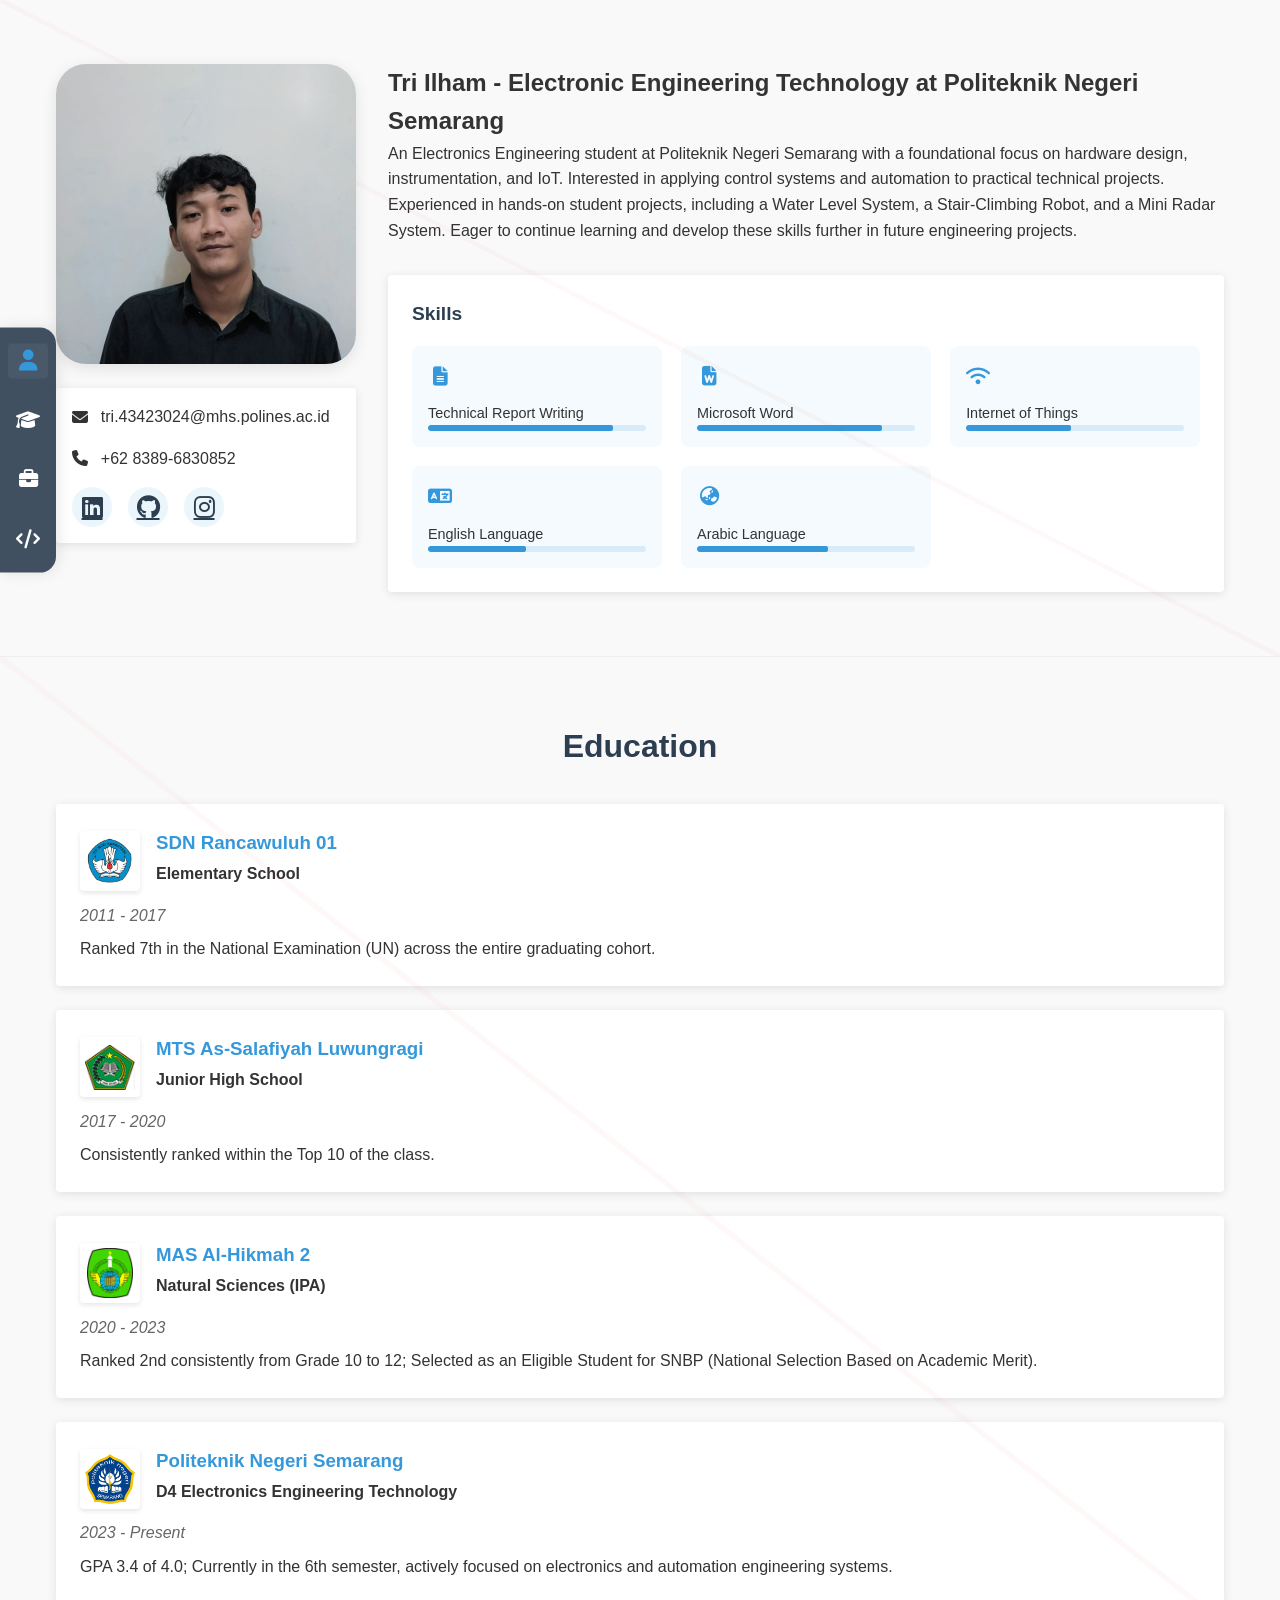
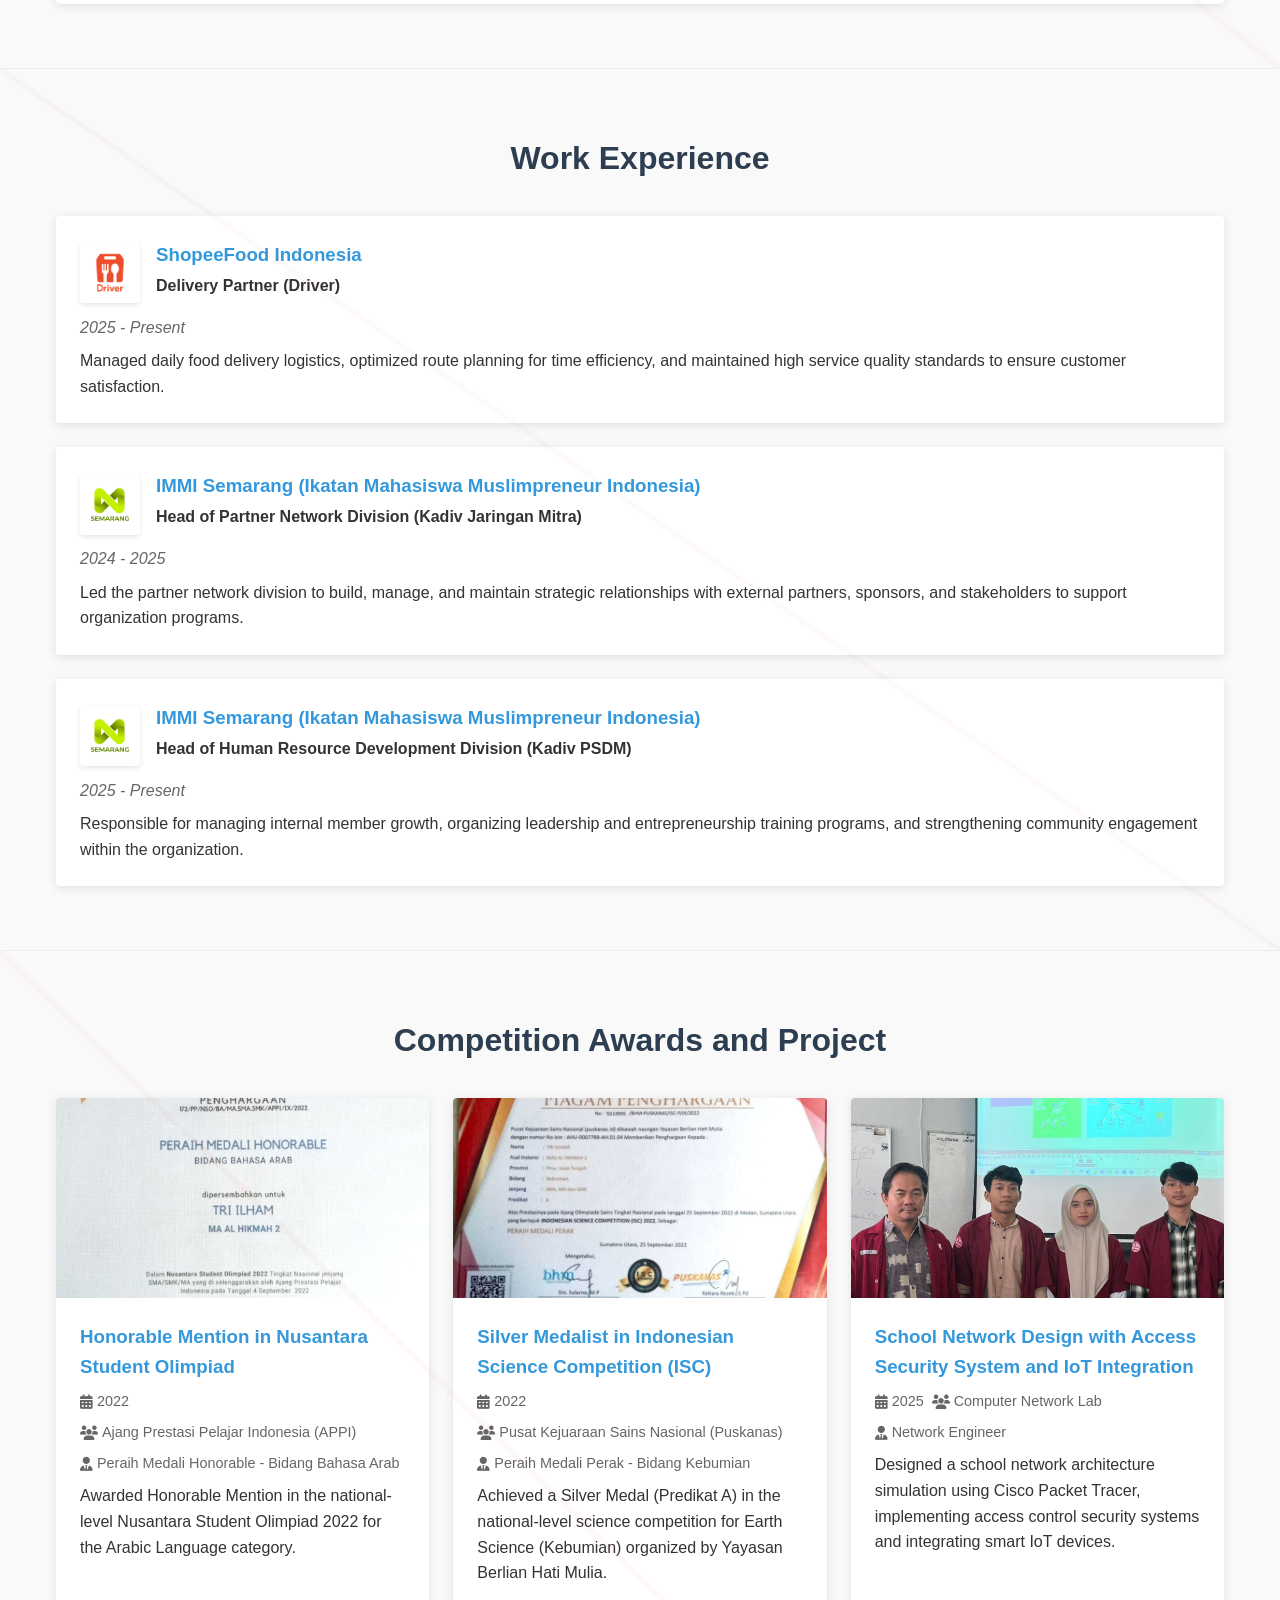
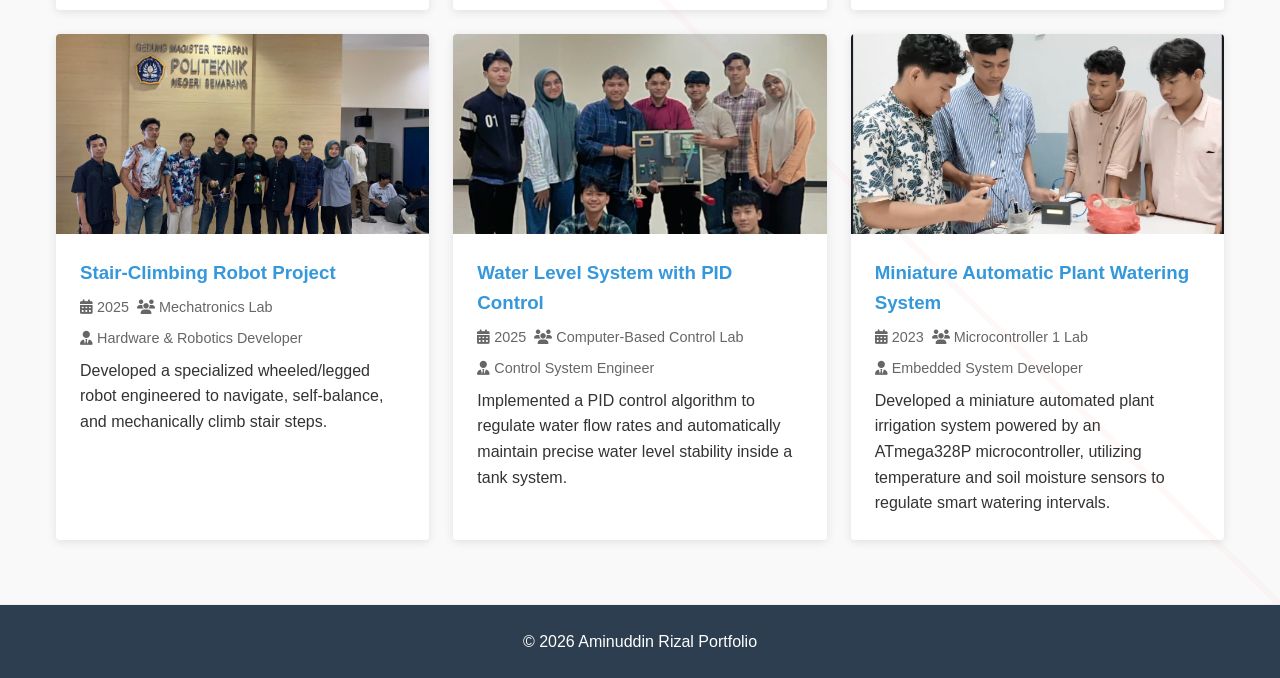
<file: index.html>
<!DOCTYPE html>
<html lang="en">
<head>
    <meta charset="UTF-8">
    <meta name="viewport" content="width=device-width, initial-scale=1.0">
    <title>Personal Portfolio</title>
    <link class="icon" type="image/x-icon" href="/images/favicon.ico">
    <link rel="stylesheet" href="https://cdnjs.cloudflare.com/ajax/libs/font-awesome/6.4.0/css/all.min.css">
    <link rel="stylesheet" href="css/style.css">
</head>
<body>
    <header>
        <nav class="sidebar-nav">
            <ul>
                <li>
                    <a href="#profile" data-tooltip="Profile">
                        <i class="fas fa-user"></i>
                        <span class="nav-text">Profile</span>
                    </a>
                </li>
                <li>
                    <a href="#education" data-tooltip="Education">
                        <i class="fas fa-graduation-cap"></i>
                        <span class="nav-text">Education</span>
                    </a>
                </li>
                <li>
                    <a href="#experience" data-tooltip="Experience">
                        <i class="fas fa-briefcase"></i>
                        <span class="nav-text">Work Experience</span>
                    </a>
                </li>
                <li>
                    <a href="#projects" data-tooltip="Projects">
                        <i class="fas fa-code"></i>
                        <span class="nav-text">Competition Awards and Project</span>
                    </a>
                </li>
            </ul>
        </nav>
    </header>

    <main>
        <!-- Profile Section -->
        <section id="profile" class="section">
            <div class="container">
                <div class="profile-content">
                    <div class="profile-image-container">
                        <img id="profile-pic" src="" alt="Profile Picture" class="profile-image">
                        <div class="profile-contact">
                            <p><i class="fas fa-envelope"></i> <span id="profile-email"></span></p>
                            <p><i class="fas fa-phone"></i> <span id="profile-phone"></span></p>
                            <div class="social-links" id="social-links"></div>
                            <!-- Tombol Download CV sudah dihapus dari sini -->
                        </div>
                    </div>
                    <div class="profile-info">
                        <h1 id="profile-name"></h1>
                        <p id="profile-description"></p>
                        <!-- Add this skills section -->
                        <div class="skills-container" id="skills-container">
                            <h3>Skills</h3>
                            <div class="skills-grid" id="skills-grid"></div>
                        </div>
                    </div>
                </div>
            </div>
        </section>

        <!-- Education Section -->
        <section id="education" class="section">
            <div class="container">
                <h2>Education</h2>
                <div class="education-list" id="education-list"></div>
            </div>
        </section>

        <!-- Experience Section -->
        <section id="experience" class="section">
            <div class="container">
                <!-- KEMBALI SEPERTI AWAL: Work Experience -->
                <h2>Work Experience</h2>
                <div class="experience-list" id="experience-list"></div>
            </div>
        </section>

        <!-- Projects Section -->
        <section id="projects" class="section">
            <div class="container">
                <h2>Competition Awards and Project</h2>
                <div class="projects-grid" id="projects-grid"></div>
            </div>
        </section>
    </main>

    <footer>
        <p>&copy; <span id="current-year"></span> Aminuddin Rizal Portfolio</p>
    </footer>

    <script src="js/script.js"></script>
</body>
</html>
</file>
<file: css/style.css>
/* Reset and Base Styles */
* {
    margin: 0;
    padding: 0;
    box-sizing: border-box;
}

:root {
    --primary-color: #3498db;
    --secondary-color: #2c3e50;
    --light-color: #ecf0f1;
    --dark-color: #2c3e50;
    --accent-color: #e74c3c;
    --spacing: 1rem;
    --border-radius: 4px;
}

body {
    font-family: 'Segoe UI', Tahoma, Geneva, Verdana, sans-serif;
    line-height: 1.6;
    color: #333;
    background-color: #f9f9f9;
}

.container {
    max-width: 1200px;
    margin: 0 auto;
    padding: 0 var(--spacing);
}

/* Header Styles */
header {
    background-color: var(--secondary-color);
    color: white;
    position: sticky;
    top: 0;
    z-index: 100;
}

/* Sidebar Navigation */
.sidebar-nav {
    position: fixed;
    left: 0;
    top: 50%;
    transform: translateY(-50%);
    background: rgba(44, 62, 80, 0.9);
    padding: 1rem 0.5rem;
    border-radius: 0 1rem 1rem 0;
    z-index: 1000;
    box-shadow: 2px 0 15px rgba(0,0,0,0.1);
    transition: all 0.3s ease;
}

.sidebar-nav:hover {
    background: var(--secondary-color);
    padding-right: 1rem;
}

.sidebar-nav ul {
    list-style: none;
    display: flex;
    flex-direction: column;
    gap: 1.5rem;
}

.sidebar-nav a {
    color: white;
    text-decoration: none;
    display: flex;
    align-items: center;
    gap: 1rem;
    padding: 0.5rem;
    border-radius: 4px;
    transition: all 0.3s ease;
    position: relative;
}

.sidebar-nav a:hover {
    background: rgba(255,255,255,0.1);
    transform: translateX(5px);
}

.sidebar-nav i {
    font-size: 1.2rem;
    min-width: 1.5rem;
    text-align: center;
}

.nav-text {
    display: none;
    opacity: 0;
    transition: opacity 0.3s ease;
}

.sidebar-nav:hover .nav-text {
    display: inline;
    opacity: 1;
}

/* Tooltip */
.sidebar-nav a::after {
    content: attr(data-tooltip);
    position: absolute;
    left: 100%;
    top: 50%;
    transform: translateY(-50%);
    background: var(--secondary-color);
    color: white;
    padding: 0.5rem 1rem;
    border-radius: 4px;
    font-size: 0.9rem;
    white-space: nowrap;
    opacity: 0;
    pointer-events: none;
    transition: all 0.3s ease;
    margin-left: 1rem;
}

.sidebar-nav a:hover::after {
    opacity: 1;
    margin-left: 0.5rem;
}

/* Active section highlight */
.sidebar-nav a.active {
    color: var(--primary-color);
    background: rgba(255,255,255,0.05);
}

.sidebar-nav a.active i {
    transform: scale(1.1);
}

/* Section Styles */
.section {
    padding: 4rem 0;
    border-bottom: 1px solid #eee;
}

.section h2 {
    text-align: center;
    margin-bottom: 2rem;
    color: var(--secondary-color);
    font-size: 2rem;
}

/* Profile Section */
.profile-content {
    display: flex;
    flex-wrap: wrap;
    gap: 2rem;
    align-items: flex-start;
}

.profile-image-container {
    flex: 0 0 300px;
    display: flex;
    flex-direction: column;
    gap: 1.5rem;
    position: sticky;
    top: 2rem;
}

.profile-image {
    width: 100%;
    max-width: 300px;
    height: auto;
    aspect-ratio: 1/1;
    border-radius: 10%;
    object-fit: cover;
    box-shadow: 0 4px 15px rgba(0,0,0,0.1);
    align-self: center;
}

.profile-contact {
    background: white;
    padding: 1rem;
    border-radius: var(--border-radius);
    box-shadow: 0 2px 10px rgba(0,0,0,0.1);
}

.profile-contact p {
    margin-bottom: 1rem;
    display: flex;
    align-items: center;
    gap: 0.8rem;
    word-break: break-all;
}

.profile-info {
    flex: 1;
    min-width: 300px;
}

.profile-description {
    background: white;
    padding: 2rem;
    border-radius: var(--border-radius);
    box-shadow: 0 2px 10px rgba(0,0,0,0.1);
    line-height: 1.7;
}

.social-links {
    display: flex;
    gap: 1rem;
    align-items: center;
}

.social-links a {
    color: var(--secondary-color);
    font-size: 1.5rem;
    transition: all 0.3s ease;
    width: 40px;
    height: 40px;
    display: flex;
    align-items: center;
    justify-content: center;
    border-radius: 50%;
    background: rgba(52, 152, 219, 0.1);
}

.social-links a:hover {
    color: white;
    background: var(--primary-color);
    transform: translateY(-3px);
}

/* CV Download Button */
.cv-download-btn {
    width: 36px;
    height: 36px;
    display: flex;
    align-items: center;
    justify-content: center;
    background: rgba(231, 76, 60, 0.1);
    color: var(--accent-color);
    border-radius: 50%;
    text-decoration: none;
    transition: all 0.3s ease;
    font-size: 1rem;
    border: 1px solid rgba(231, 76, 60, 0.3);
}

.cv-download-btn:hover {
    background: var(--accent-color);
    color: white;
    transform: translateY(-2px);
    box-shadow: 0 3px 8px rgba(52, 152, 219, 0.3);
}

/* Tooltip for hover */
.cv-download-btn::after {
    content: attr(title);
    position: absolute;
    bottom: -40px;
    left: 50%;
    transform: translateX(-50%);
    background: var(--secondary-color);
    color: white;
    padding: 0.5rem 1rem;
    border-radius: 4px;
    font-size: 0.8rem;
    white-space: nowrap;
    opacity: 0;
    pointer-events: none;
    transition: opacity 0.3s ease;
}

.cv-download-btn:hover::after {
    opacity: 1;
}

@keyframes bounce {
    0% { transform: translateY(0); }
    100% { transform: translateY(-3px); }
}

/* ==========================================================================
   Skills Section (UPDATE: Mengatur Grid Menyamping & Proporsional)
   ========================================================================== */
.skills-container {
    margin-top: 2rem;
    background: white;
    padding: 1.5rem;
    border-radius: var(--border-radius);
    box-shadow: 0 2px 10px rgba(0,0,0,0.1);
}

.skills-container h3 {
    color: var(--secondary-color);
    margin-bottom: 1rem;
    font-size: 1.2rem;
}

/* Diubah menjadi grid agar kotak skill berjejer rapi ke samping */
.skills-grid {
    display: grid;
    grid-template-columns: repeat(auto-fit, minmax(220px, 1fr));
    gap: 1.2rem;
    width: 100%;
}

/* Dikembalikan menjadi kotak kartu fleksibel untuk susunan horizontal */
.skill-item {
    background: rgba(52, 152, 219, 0.05);
    padding: 1rem;
    border-radius: 8px;
    font-size: 0.9rem;
    display: flex;
    flex-direction: column;
    justify-content: space-between;
    gap: 0.6rem;
    box-sizing: border-box;
}

.skill-icon {
    color: var(--primary-color);
    font-size: 1.2rem;
    width: 1.5rem;
    text-align: center;
}

.skill-name {
    font-weight: 500;
}

/* Landasan Bar (Warna abu-abu transparan) */
.skill-level {
    height: 6px;
    background: rgba(52, 152, 219, 0.15);
    border-radius: 3px;
    width: 100%;
    overflow: hidden;
    margin-top: auto;
}

/* Isian Progress Bar Biru Panjang */
.skill-level-bar {
    height: 100%;
    background: var(--primary-color);
    border-radius: 2px;
}

/* Responsive adjustment */
@media (max-width: 600px) {
    .skills-grid {
        grid-template-columns: 1fr; /* Kembali ke bawah saat dibuka di HP */
    }
}

/* Responsive adjustments */
@media (max-width: 768px) {
    .profile-image-container {
        flex: 1 1 100%;
        position: static;
    }
    
    .profile-image {
        max-width: 200px;
    }
}

/* Education Section */
.education-list {
    display: flex;
    flex-direction: column;
    gap: 1.5rem;
}

.education-item {
    background-color: white;
    padding: 1.5rem;
    border-radius: var(--border-radius);
    box-shadow: 0 2px 10px rgba(0, 0, 0, 0.1);
}

.education-item h3 {
    color: var(--primary-color);
    margin-bottom: 0.5rem;
}

.education-item .degree {
    font-weight: bold;
    margin-bottom: 0.5rem;
}

.education-item .year {
    color: #666;
    font-style: italic;
    margin-bottom: 0.5rem;
}

/* Experience Section */
.experience-list {
    display: flex;
    flex-direction: column;
    gap: 1.5rem;
}

.experience-item {
    background-color: white;
    padding: 1.5rem;
    border-radius: var(--border-radius);
    box-shadow: 0 2px 10px rgba(0, 0, 0, 0.1);
}

.experience-item h3 {
    color: var(--primary-color);
    margin-bottom: 0.5rem;
}

.experience-item .position {
    font-weight: bold;
    margin-bottom: 0.5rem;
}

.experience-item .duration {
    color: #666;
    font-style: italic;
    margin-bottom: 0.5rem;
}

/* Projects Section */
.projects-grid {
    display: grid;
    grid-template-columns: repeat(auto-fill, minmax(300px, 1fr));
    gap: 1.5rem;
}

.project-card {
    background-color: white;
    border-radius: var(--border-radius);
    overflow: hidden;
    box-shadow: 0 2px 10px rgba(0, 0, 0, 0.1);
    transition: transform 0.3s;
}

.project-card:hover {
    transform: translateY(-5px);
}

.project-image {
    height: 200px;
    overflow: hidden;
}

.project-image img {
    width: 100%;
    height: 100%;
    object-fit: cover;
    transition: transform 0.3s;
}

.project-card:hover .project-image img {
    transform: scale(1.05);
}

.project-info {
    padding: 1.5rem;
}

.project-info h3 {
    color: var(--primary-color);
    margin-bottom: 0.5rem;
}

.project-meta {
    display: flex;
    flex-wrap: wrap;
    gap: 0.5rem;
    margin-bottom: 0.5rem;
    font-size: 0.9rem;
    color: #666;
}

.project-meta span {
    display: flex;
    align-items: center;
    gap: 0.25rem;
}

.project-link {
    display: inline-block;
    margin-top: 1rem;
    color: var(--primary-color);
    text-decoration: none;
    font-weight: 500;
    transition: color 0.3s;
}

.project-link:hover {
    color: var(--accent-color);
}

/* Footer */
footer {
    text-align: center;
    padding: 1.5rem;
    background-color: var(--secondary-color);
    color: white;
}

/* Responsive Design (Large Screens) */
@media (min-width: 768px) {
    .profile-content {
        flex-direction: row;
        text-align: left;
    }

    .profile-info {
        text-align: left;
    }

    .personal-info {
        justify-content: flex-start;
    }

    .social-links {
        justify-content: flex-start;
    }
}

/* Animation Utilities */
.section.animate {
    opacity: 1 !important;
    transform: translateY(0) !important;
}

#profile.animate { transition-delay: 0.1s; }
#education.animate { transition-delay: 0.2s; }
#experience.animate { transition-delay: 0.3s; }
#projects.animate { transition-delay: 0.4s; }

.section::before {
    content: "";
    position: absolute;
    top: 0;
    left: 0;
    width: 100%;
    height: 100%;
    background: url('data:image/svg+xml;utf8,<svg xmlns="http://www.w3.org/2000/svg" viewBox="0 0 100 100" preserveAspectRatio="none"><path fill="none" stroke="%23e74c3c" stroke-width="0.5" d="M0,0 L100,100" /></svg>');
    opacity: 0;
    transition: opacity 0.5s;
}

.section.animate::before {
    opacity: 0.03;
}

.edu-header, .exp-header {
    display: flex;
    gap: 1rem;
    align-items: center;
    margin-bottom: 0.5rem;
}

.edu-logo, .exp-logo {
    width: 60px;
    height: 60px;
    object-fit: contain;
    border-radius: 4px;
    background: white;
    padding: 5px;
    box-shadow: 0 2px 5px rgba(0,0,0,0.1);
}

.education-item h3, .experience-item h3 {
    margin-bottom: 0.2rem;
}

/* Responsive adjustments */
@media (max-width: 600px) {
    .edu-logo, .exp-logo {
        width: 50px;
        height: 50px;
    }
    
    .edu-header, .exp-header {
        flex-direction: column;
        align-items: flex-start;
        gap: 0.5rem;
    }
}
</file>
